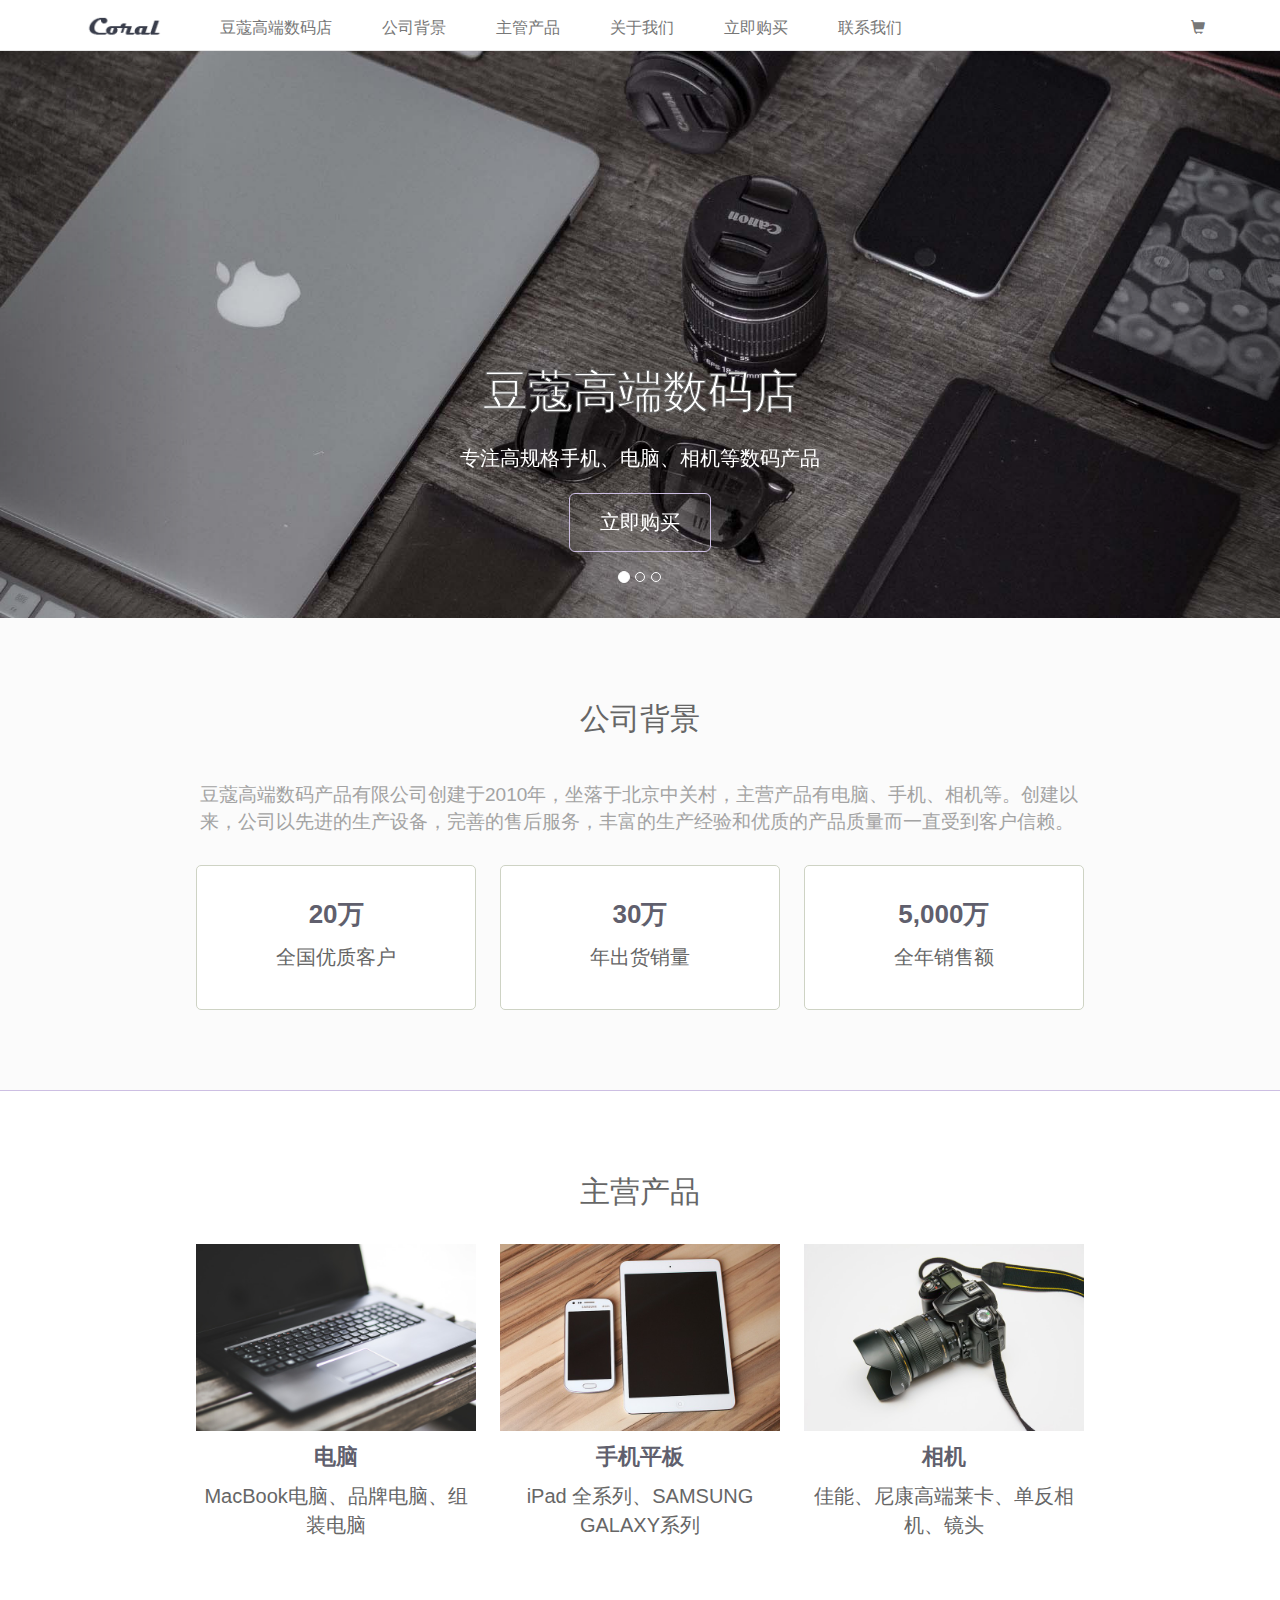
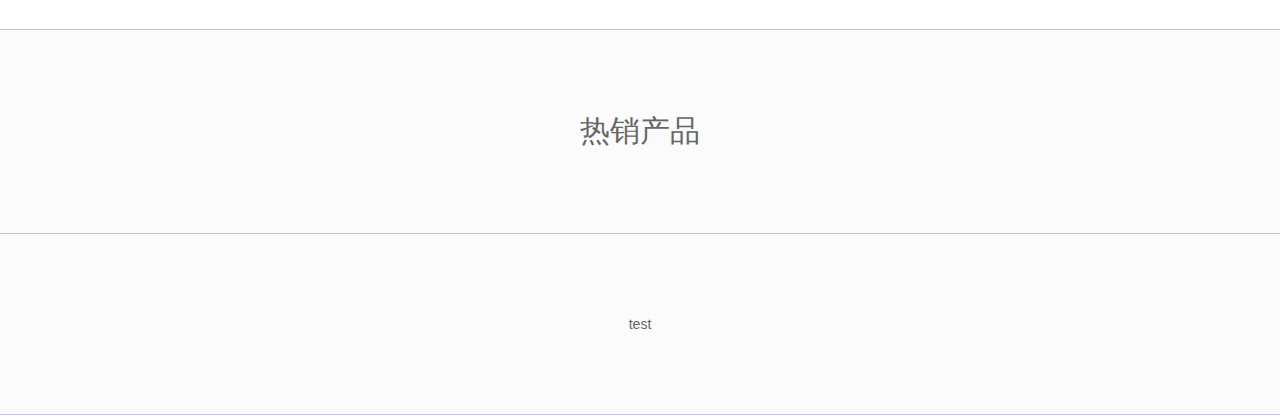
<file: src/main/webapp/index.html>
<!DOCTYPE html>
<html lang="cn" ng-app="oaApp">
<head>
    <meta charset="utf-8">
    <meta name="viewport" content="initial-scale=1, maximum-scale=1, user-scalable=no, width=device-width">
    <title>{{mainTitle}}</title>
    <link href="css/style.css" rel="stylesheet">
    <link href="lib/weui/dist/style/weui.min.css" rel="stylesheet">
    <link href="lib/bootstrap/dist/css/bootstrap.min.css" rel="stylesheet">
    <link href="app/widgets/ng-bootstrap-grid.css" rel="stylesheet">

    <!--<link href="lib/animate.css/animate.min.css" rel="stylesheet">-->
    <script src="lib/angular/angular.js"></script>
    <script src="lib/angular-ui-router/release/angular-ui-router.min.js"></script>
    <script src="lib/restangular/dist/restangular.js"></script>
    <script src="lib/lodash/dist/lodash.min.js"></script>
    <script src="lib/jquery/dist/jquery.min.js"></script>
    <script src="lib/parallax.js/parallax.min.js"></script>
    <script src="lib/bootstrap/dist/js/bootstrap.min.js"></script>
    <!--<script src='lib/ngInfiniteScroll/build/ng-infinite-scroll.min.js'></script>-->
    <script src="app/widgets/formatDate.js"></script>
    <script src="app/widgets/ng-infinite-scroll.js"></script>
    <script src="app/widgets/ng-grid-compiler.js"></script>
    <script src="app/widgets/ng-bootstrap-grid.js"></script>
<!--
    <script src="app/widgets/ng-bootstrap-grid/dist/ng-grid-utils.js"></script>
    <script src="app/widgets/ng-bootstrap-grid/dist/ng-bootstrap-grid.js"></script>
-->

    <script src="app/app.js"></script>
    <script src="app/site/site.js"></script>
    <script src="app/apply/apply.js"></script>
    <script src="app/applyList/applyList.js"></script>
    <script src="app/grid/grid.js"></script>
</head>
<body>
    <ui-view></ui-view>
</body>
</html>
</file>
<file: src/main/webapp/css/style.css>
body {
    font-family: Open Sans,sans-serif;
    /*overflow-x:hidden;
    overflow-y:hidden;
    height: 100%;
    width: 100%;
    position: fixed;*/
}

.page, body {
    background-color: #f8f8f8;
}

.button-sp-area {
    margin: 0 auto;
    padding: 15px 0;
    width: 60%
}

.page__title {
    text-align: left;
    font-size: 20px;
    font-weight: 400;
}

.page.searchbar .searchbar-result{display:none;margin-top:0;font-size:14px}
.page.searchbar .searchbar-result .weui-cell__bd{padding:2px 0 2px 20px;color:#666}

.page .search_page .weui-cells {
    margin-top: 0px;
    background-color: #fff;
    line-height: 1.41176471;
    font-size: 16px;
    overflow: hidden;
    position: relative;
}

.search_page .weui-cell__ft {
    text-align: right;
    color: #999;
    padding-right: 13px;
    position: relative;
    font-size: 12px;
}

.tabber {
    overflow-y: auto;
    -webkit-overflow-scrolling: touch;
    z-index: 1;
    position: absolute;
    top: 0;
    right: 0;
    bottom: 0;
    left: 0;
}

.weui-cell-otuser {
    padding: 5px 15px !important;
    color: #9e9e9e;
    font-size: 14px;
}

.list-page {
/*    overflow-y:auto;
    overflow-x:hidden;
    width:100%;
    height:100%;*/
}

.list-page .weui-cells {
    margin-top: 0;
    font-size: 15px;
}

.navbar-default {
    background-color: #fff !important;
}

.brand-label {
    font-size: 16px;
    font-weight: normal;
}

.nav>li>a {
    padding: 18px 25px 0 25px !important;
}

.gen-bg {

}

.header-placeholder {
    height: 50px;
}


.site-content {
    text-align: center;
}
.site-title{
    position:absolute;
    top: 350px;
    width: 100%;
    color: #fff;
    text-align: center;
}

.site-title .main-title {
    font-size: 45px;
    -webkit-text-stroke-width:1px;
    -webkit-text-stroke-color:#666;
    padding: 10px 0;
}

.site-title .sub-title {
    font-size: 20px;
    padding: 10px 0 20px 0;
}

.site-title .btn {
    padding: 15px 30px;
    font-size: 20px;
}

.site-title .btn-outline-inverse {
    color: #fff;
    background-color: transparent;
    border-color: #cdbfe3;
}

.site-title .btn-outline-inverse:hover {
    color: #000;
    background-color: #fff;
    border-color: #cdbfe3;
}

.common-section {
    text-align: center;
    padding: 80px 0;
    border-bottom: 1px solid #cdbfe3;
}

.company-info {
    color: #666;
    background-color: #fbfbfb;
}

.section-title {
    font-family: Vollkorn,PingFang SC,Microsoft YaHei,微软雅黑,STXihei,华文细黑,serif;
    font-size: 30px;
}

.section-content {
    width: 100%;
    text-align: center;
    margin:0 auto;
}

.section-text {
    padding-top: 40px;
    text-align: left;
    margin-right: auto;
    margin-left: auto;
    width: 880px;
    color: #a3a3a3;
    font-size: 19px;
}

.box-content {
    margin-top: 30px;
    width: 100%;
    text-align: center;
}

.info-box {
    display: inline-block;
    background: #fff;
    border: 1px solid #ced3c4;
    border-radius: 5px;
    box-shadow: none;
    width: 280px;
    height: 145px;
    margin: 0 10px ;
    padding: 30px 0 0 0 ;
}

.info-box .box-title {
    color:#605f6d;
    font-size: 26px;
    font-weight: bold;
}

.info-box .box-detail{
    font-size: 20px;
}

.product-category-section {
    color: #666;
    background-color: #fff;
}

.img-box {
    display: inline-block;
    margin: 0 10px ;
}

.img-box .box-info {
    color:#605f6d;
    font-size: 22px;
    font-weight: bold;
    padding-top: 10px;
}

.img-box .box-detail {
    font-size: 20px;
    width: 280px;
}

.box-inner-img {
    width: 280px;
}
</file>
